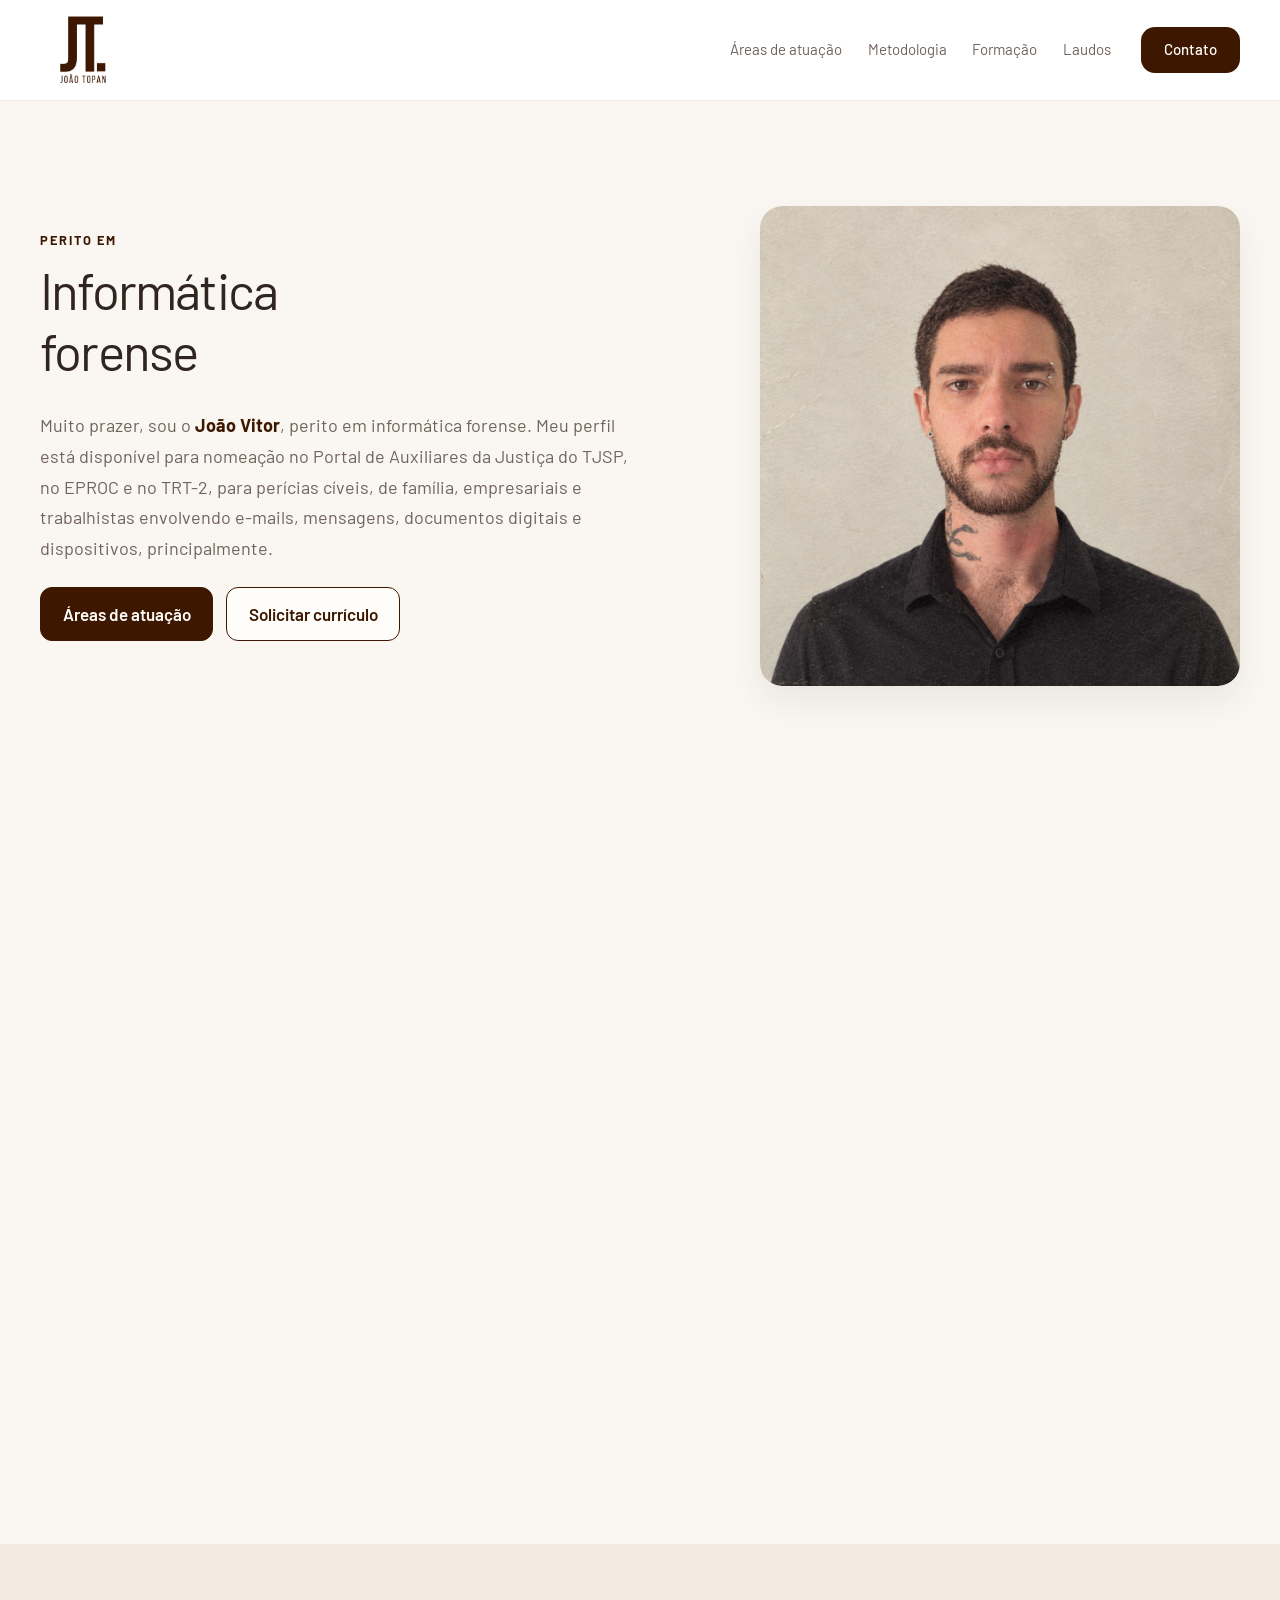
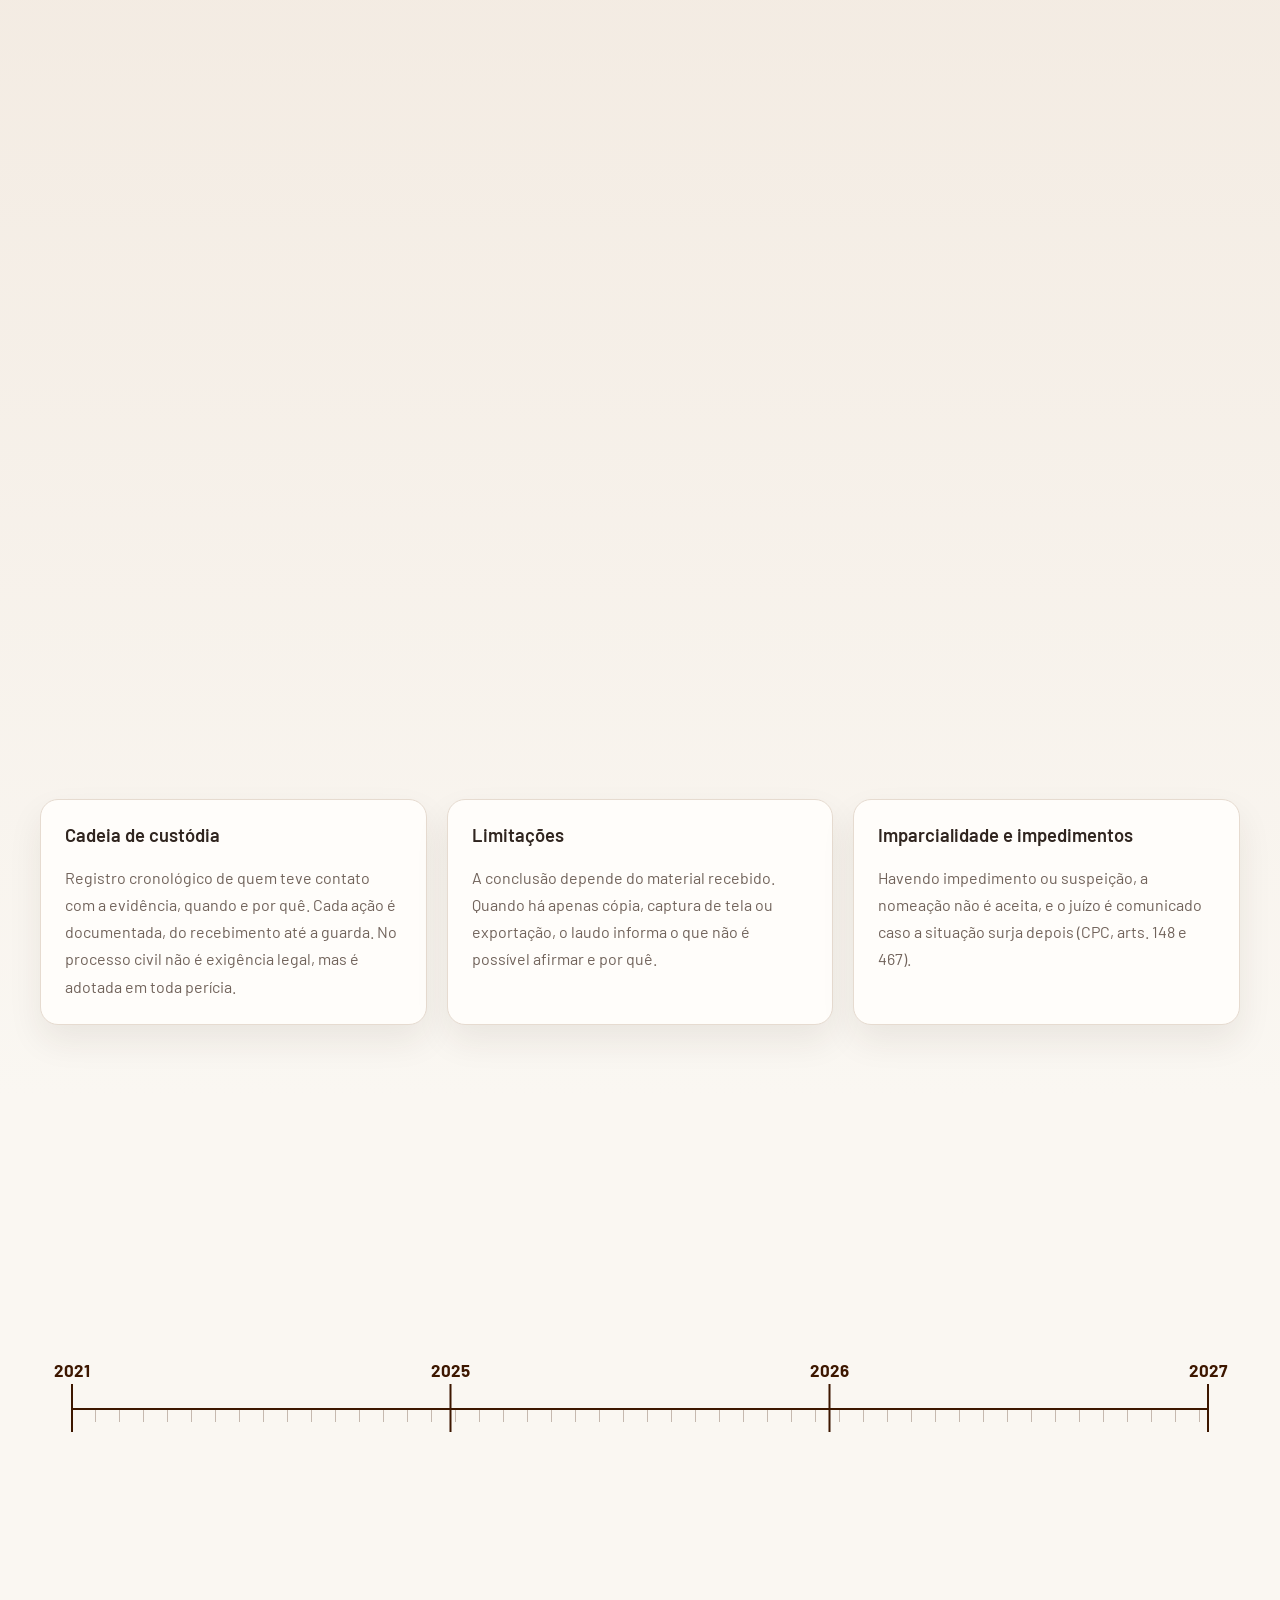
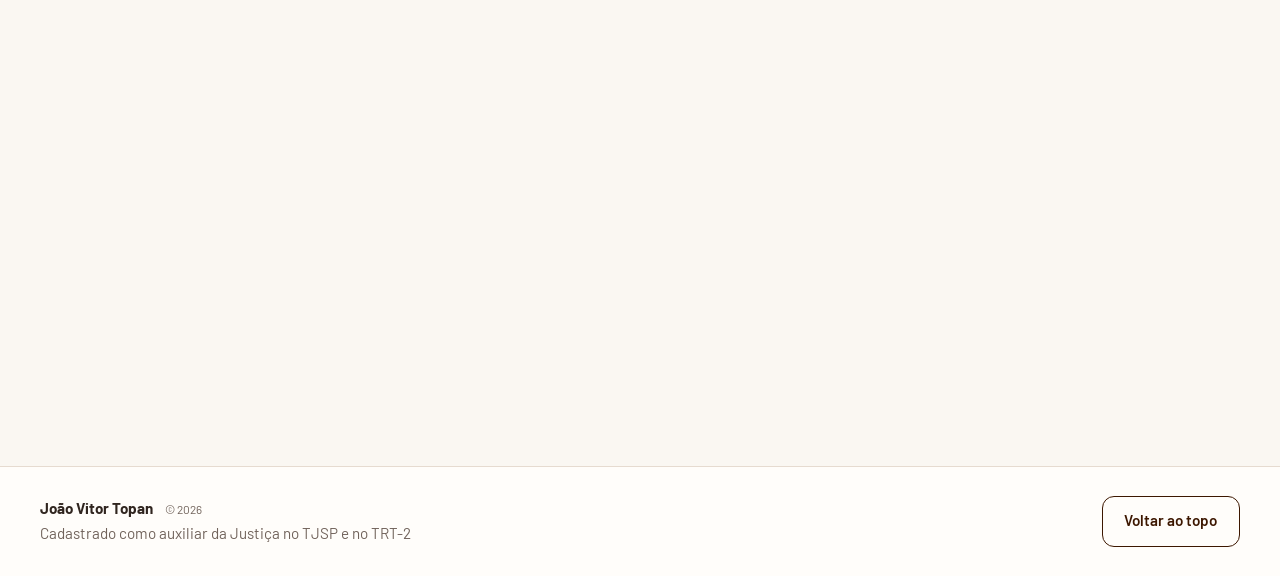
<file: index.html>
<!DOCTYPE html>
<html lang="pt-BR">
  <head>
    <meta charset="UTF-8" />
    <meta http-equiv="X-UA-Compatible" content="IE=edge" />
    <meta name="viewport" content="width=device-width, initial-scale=1.0" />
    <meta
      name="description"
      content="Perito em informática forense, cadastrado como auxiliar da Justiça no TJSP e no TRT-2. Áreas de atuação, metodologia, formação e laudos de exemplo."
    />
    <title>João Topan | Informática forense</title>
    <link rel="icon" href="assets/img/logo.png" type="image/png" />
    <link rel="preconnect" href="https://fonts.googleapis.com" />
    <link rel="preconnect" href="https://fonts.gstatic.com" crossorigin />
    <link
      href="https://fonts.googleapis.com/css2?family=Barlow:wght@300;400;500;600;700&display=swap"
      rel="stylesheet"
    />
    <link rel="stylesheet" href="css/style.css" />
  </head>
  <body>
    <header class="site-header">
      <nav class="navbar container" aria-label="Navegação principal">
        <a class="brand" href="#inicio" aria-label="Ir para início">
          <img src="assets/img/logo.png" alt="Logo João" height="86" width="86" />
        </a>

        <button
          class="nav-toggle"
          type="button"
          aria-controls="nav-menu"
          aria-expanded="false"
          aria-label="Abrir menu"
        >
          <span></span>
          <span></span>
          <span></span>
        </button>

        <div class="nav-menu" id="nav-menu">
          <a href="#areas">Áreas de atuação</a>
          <a href="#metodologia">Metodologia</a>
          <a href="#formacao">Formação</a>
          <a href="#laudos">Laudos</a>
          <a href="#contato">Contato</a>
        </div>
      </nav>
    </header>

    <main>
      <section class="hero container revelar" id="inicio">
        <div class="hero-copy">
          <p class="eyebrow">Perito em</p>
          <h1><span>Informática</span><span>forense</span></h1>
          <div class="lead-copy">
            <p>
              Muito prazer, sou o <strong>João Vitor</strong>, perito em informática forense. Meu perfil está disponível para nomeação no Portal de Auxiliares da Justiça do TJSP, no EPROC e no TRT-2, para perícias cíveis, de família, empresariais e trabalhistas envolvendo e-mails, mensagens, documentos digitais e dispositivos, principalmente.
            </p>
          </div>
          <div class="hero-actions">
            <a class="button button-primary" href="#areas">Áreas de atuação</a>
            <a class="button button-secondary" href="#contato">Solicitar currículo</a>
          </div>
        </div>

        <figure class="hero-photo-wrap">
          <img
            class="profile-photo"
            src="assets/img/hero_photo.png"
            alt="Retrato do perito João"
            width="720"
            height="720"
            loading="eager"
          />
        </figure>
      </section>

      <section class="section container" id="areas">
        <div class="section-heading centered revelar">
          <h2>Áreas de atuação</h2>
          <p>Perícias que costumam surgir em cada esfera.</p>
        </div>

        <div class="areas-carousel revelar" aria-label="Áreas de atuação">
          <div class="areas-orbit" aria-label="Selecione uma esfera de atuação">
            <div class="orbit-diagram">
              <span class="orbit-circle" aria-hidden="true"></span>
              <div class="orbit-nodes">
                <button class="orbit-node orbit-north" type="button" data-area-index="0" aria-label="Cível" aria-pressed="false">
                  <span class="orbit-icon"><img src="assets/img/civel.svg" alt="" /></span>
                </button>
                <button class="orbit-node orbit-east is-active" type="button" data-area-index="1" aria-label="Família e Sucessões" aria-pressed="true">
                  <span class="orbit-icon"><img src="assets/img/familia.svg" alt="" /></span>
                </button>
                <button class="orbit-node orbit-south" type="button" data-area-index="2" aria-label="Empresarial" aria-pressed="false">
                  <span class="orbit-icon"><img src="assets/img/empresarial.svg" alt="" /></span>
                </button>
                <button class="orbit-node orbit-west" type="button" data-area-index="3" aria-label="Trabalhista" aria-pressed="false">
                  <span class="orbit-icon"><img src="assets/img/trabalhista.svg" alt="" /></span>
                </button>
              </div>
            </div>
            <article class="orbit-detail" aria-live="polite"></article>
          </div>

          <div class="cards-grid" id="areas-track">
            <article class="area-card">
              <h3>Cível</h3>
              <ul>
                <li>Autenticidade de e-mails, mensagens e capturas de tela</li>
                <li>Contratos e assinaturas eletrônicas</li>
                <li>Metadados e histórico de edição de documentos</li>
                <li>Fraudes eletrônicas</li>
                <li>Propriedade intelectual de software</li>
              </ul>
            </article>

            <article class="area-card">
              <h3>Família e Sucessões</h3>
              <ul>
                <li>Mensagens, áudios e imagens, suspeita de manipulação</li>
                <li>Acesso indevido a dispositivos e contas</li>
                <li>Coleta de dados de fontes públicas (OSINT)</li>
              </ul>
            </article>

            <article class="area-card">
              <h3>Empresarial</h3>
              <ul>
                <li>Cópia ou saída indevida de arquivos e dados</li>
                <li>E-mails e comunicações corporativas</li>
                <li>Concorrência desleal ou violação de patente</li>
                <li>Incidentes de segurança e vazamento de dados</li>
              </ul>
            </article>

            <article class="area-card">
              <h3>Trabalhista</h3>
              <ul>
                <li>Registros de jornada em sistemas de ponto eletrônico</li>
                <li>Mensagens e e-mails corporativos</li>
                <li>Logs de acesso a sistemas</li>
                <li>Dispositivos fornecidos pela empresa</li>
              </ul>
            </article>
          </div>

          <div class="carousel-controls" aria-label="Navegação das áreas de atuação">
            <button type="button" class="carousel-button" data-carousel="previous" aria-label="Área anterior">Anterior</button>
            <div class="carousel-indicators" aria-label="Posição do carrossel"></div>
            <button type="button" class="carousel-button" data-carousel="next" aria-label="Próxima área">Próximo</button>
          </div>
        </div>
      </section>

      <section class="methodology section" id="metodologia">
        <div class="container">
          <div class="section-heading revelar">
            <h2>Metodologia pericial</h2>
          </div>

          <p class="methodology-intro revelar">
            A perícia segue, principalmente, as diretrizes da ABNT NBR ISO/IEC 27037:2013, que trata da identificação, coleta, aquisição e preservação de evidência digital, e os artigos 156 a 158 e 464 a 480 do Código de Processo Civil. Cada etapa é documentada, de modo que outro perito consiga repetir o trabalho e chegar ao mesmo resultado.
          </p>

          <div class="methodology-columns">
            <div class="methodology-list revelar">
              <h3>Etapas de manuseio da evidência digital</h3>
              <ol class="methodology-steps">
                <li><strong>Identificação</strong><p>Reconhecimento e documentação da potencial evidência, antes de qualquer exame.</p></li>
                <li><strong>Coleta</strong><p>Remoção do dispositivo para um ambiente controlado, quando aplicável.</p></li>
                <li><strong>Aquisição</strong><p>Cópia forense e verificação de integridade.</p></li>
                <li><strong>Preservação</strong><p>Guarda contra adulteração ou perda.</p></li>
              </ol>
            </div>
            <div class="methodology-list revelar">
              <h3>Princípios do processo pericial</h3>
              <ol class="methodology-steps">
                <li><strong>Auditabilidade</strong><p>Permite que um assistente independente ou outra parte autorizada avalie as atividades realizadas.</p></li>
                <li><strong>Repetibilidade</strong><p>Os mesmos procedimentos e instrumentos devem permitir alcançar os mesmos resultados.</p></li>
                <li><strong>Reprodutibilidade</strong><p>Os mesmos resultados devem ser obtidos com os mesmos métodos, ainda que com diferentes instrumentos.</p></li>
                <li><strong>Justificabilidade</strong><p>As decisões são justificadas como as melhores escolhas para obter toda a potencial evidência digital.</p></li>
              </ol>
            </div>
          </div>

          <div class="methodology-notes">
            <article class="methodology-note">
              <h3>Cadeia de custódia</h3>
              <p>Registro cronológico de quem teve contato com a evidência, quando e por quê. Cada ação é documentada, do recebimento até a guarda. No processo civil não é exigência legal, mas é adotada em toda perícia.</p>
            </article>
            <article class="methodology-note">
              <h3>Limitações</h3>
              <p>A conclusão depende do material recebido. Quando há apenas cópia, captura de tela ou exportação, o laudo informa o que não é possível afirmar e por quê.</p>
            </article>
            <article class="methodology-note">
              <h3>Imparcialidade e impedimentos</h3>
              <p>Havendo impedimento ou suspeição, a nomeação não é aceita, e o juízo é comunicado caso a situação surja depois (CPC, arts. 148 e 467).</p>
            </article>
          </div>
        </div>
      </section>

      <section class="section formation-section" id="formacao">
        <div class="container">
          <div class="section-heading centered revelar">
            <h2>Formação</h2>
          </div>

          <p class="formation-intro centered revelar">
            Antes da perícia, trabalhei por 4 anos como desenvolvedor de software destinado ao contencioso de ações cíveis e trabalhistas. Contei, até aqui, com professores excelentes e agradeço-lhes imensamente pelo aprendizado que, hoje, posso compartilhar aqui.
          </p>

          <div class="education-timeline" aria-label="Linha do tempo da formação">
            <div class="timeline-axis" aria-hidden="true">
              <span class="timeline-year year-2021">2021</span>
              <span class="timeline-year year-2025">2025</span>
              <span class="timeline-year year-2026">2026</span>
              <span class="timeline-year year-2027">2027</span>
            </div>
            <div class="timeline-entries">
              <article class="education-entry revelar">
                <img src="assets/img/usp.svg" alt="Logo da Universidade de São Paulo" />
                <h3>Universidade de São Paulo (USP)</h3>
                <p>Bacharelado em Sistemas de Informação</p>
              </article>
              <article class="education-entry revelar">
                <img src="assets/img/fiap.svg" alt="Logo da Faculdade de Informática e Administração Paulista" />
                <h3>Faculdade de Informática e Administração Paulista (FIAP)</h3>
                <p>MBA em Cibersegurança</p>
              </article>
              <article class="education-entry revelar">
                <img src="assets/img/afd.png" alt="Logo da Academia Forense Digital" />
                <h3>Academia Forense Digital (AFD)</h3>
                <p>Mais de 80 horas de treinamento forense na Academia Forense Digital (AFD), em andamento</p>
              </article>
            </div>
          </div>

          <div class="training-content revelar">
            <h3>Conteúdo dos treinamentos</h3>
            <ul class="training-list">
              <li><strong>Aquisição e preservação</strong><p>Cópia forense física e lógica, bloqueio de escrita, verificação por hash e aquisição de memória. Uso do FTK Imager.</p></li>
              <li><strong>Processamento e análise</strong><p>Autopsy, IPED e KAPE.</p></li>
              <li><strong>Sistemas e artefatos</strong><p>Windows, Linux e noções de macOS. Sistemas de arquivos FAT32 e NTFS, recuperação de dados, análise de linha de tempo e de máquinas virtuais.</p></li>
              <li><strong>Memória</strong><p>Análise com Volatility.</p></li>
              <li><strong>Dispositivos móveis</strong><p>Aquisição e análise de aparelhos Android e iOS. Uso do Cellebrite.</p></li>
              <li><strong>E-mails, nuvem e web</strong><p>Análise de e-mails, evidências em nuvem e em sites, metadados e pesquisa em fontes abertas (OSINT).</p></li>
              <li><strong>Redes</strong><p>Captura e interceptação de tráfego, análise de registros de equipamentos de rede e identificação de indicadores de comprometimento. Uso do Wireshark.</p></li>
              <li><strong>Malware</strong><p>Identificação por análise estática e dinâmica em ambiente isolado.</p></li>
            </ul>
          </div>
        </div>
      </section>

      <section class="section report-section" id="laudos">
        <div class="container">
          <div class="report-panel revelar">
            <div class="section-heading centered">
              <h2>Laudos de exemplo</h2>
            </div>
            <p class="report-intro">
              Os laudos abaixo são fictícios, elaborados a partir de informações simuladas, e não se referem a nenhum processo real. Servem para mostrar como estruturo a análise e respondo aos quesitos. O laudo empresarial foi baseado em um laboratório da plataforma <a href="https://cyberdefenders.org" target="_blank" rel="noopener noreferrer">CyberDefenders</a>.
            </p>
            <p class="report-line">
              Todos seguem a mesma estrutura: identificação, objeto da perícia, material examinado, metodologia, análise técnica, resposta aos quesitos, limitações e anexos.
            </p>
            <div class="report-actions" aria-label="Laudos de exemplo por esfera">
              <a class="button button-primary" href="assets/pdf/laudo_civel.pdf" target="_blank" rel="noopener noreferrer">Cível</a>
              <a class="button button-primary" href="assets/pdf/laudo_familia.pdf" target="_blank" rel="noopener noreferrer">Família e Sucessões</a>
              <a class="button button-primary" href="assets/img/laudo_exemplo.pdf" target="_blank" rel="noopener noreferrer">Empresarial</a>
              <a class="button button-primary" href="assets/pdf/laudo_trabalhista.pdf" target="_blank" rel="noopener noreferrer">Trabalhista</a>
            </div>
          </div>
        </div>
      </section>

      <section class="section contact-section" id="contato">
        <div class="container">
          <div class="contact-layout">
            <div class="contact-copy revelar">
              <h2>Entre em contato</h2>
              <p>
                Para receber meu currículo completo, envie uma mensagem pelo formulário abaixo. Fico à disposição para dúvidas técnicas, solicitações de materiais ou comentários sobre metodologias.
              </p>
            </div>

            <form
              class="contact-form revelar"
              action="https://api.web3forms.com/submit"
              method="POST"
              novalidate
            >
              <input
                id="access_key"
                name="access_key"
                type="hidden"
                value="1258c969-a3c2-465f-bd9d-c2bee5d01f5f"
              />
              <div class="field-group">
                <label for="name">Nome</label>
                <input id="name" name="name" type="text" required />
              </div>

              <div class="field-group">
                <label for="email">E-mail</label>
                <input id="email" name="email" type="email" required />
              </div>

              <div class="field-group">
                <label for="subject">Assunto</label>
                <input id="subject" name="subject" type="text" required />
              </div>

              <div class="field-group">
                <label for="message">Mensagem</label>
                <textarea id="message" name="message" rows="5" required></textarea>
              </div>

              <button type="submit">Enviar</button>
              <p id="form-status" class="form-status" aria-live="polite"></p>
            </form>
          </div>
        </div>
      </section>
    </main>

    <footer class="site-footer" id="topo">
      <div class="container footer-grid">
        <div class="footer-identity">
          <p class="footer-title">João Vitor Topan <span>© <span id="current-year"></span></span></p>
          <p>Cadastrado como auxiliar da Justiça no TJSP e no TRT-2</p>
        </div>
        <a class="button button-secondary footer-top-link" href="#inicio">Voltar ao topo</a>
      </div>
    </footer>

    <script src="js/main.js"></script>
  </body>
</html>
</file>
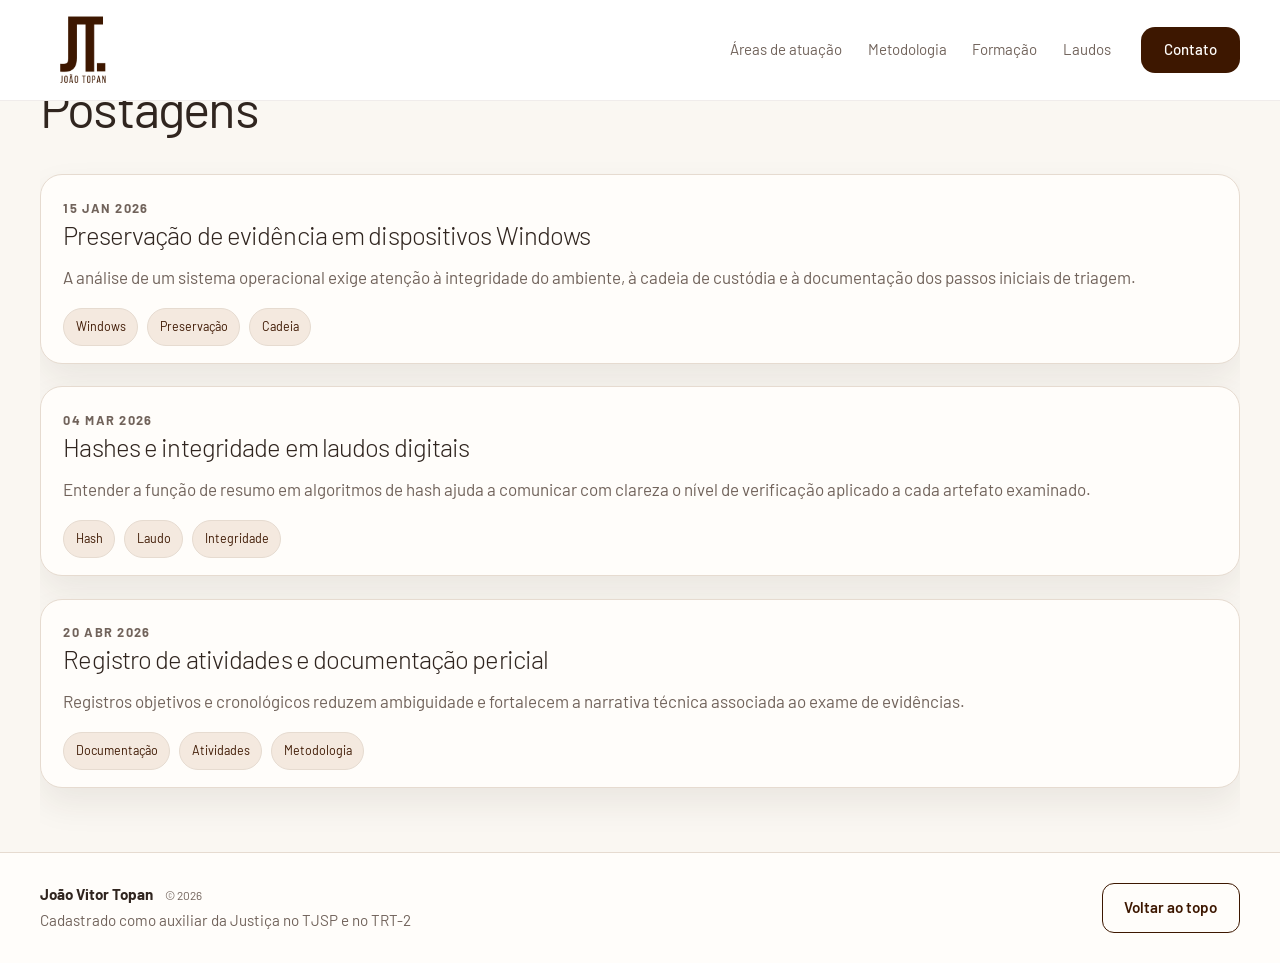
<file: posts.html>
<!DOCTYPE html>
<html lang="pt-BR">
  <head>
    <meta charset="UTF-8" />
    <meta http-equiv="X-UA-Compatible" content="IE=edge" />
    <meta name="viewport" content="width=device-width, initial-scale=1.0" />
    <meta
      name="description"
      content="Postagens sobre perícia digital, cadeia de custódia, laudos e análises de evidências."
    />
    <title>Postagens | João</title>
    <link rel="icon" href="assets/img/logo.png" type="image/png" />
    <link rel="preconnect" href="https://fonts.googleapis.com" />
    <link rel="preconnect" href="https://fonts.gstatic.com" crossorigin />
    <link
      href="https://fonts.googleapis.com/css2?family=Barlow:wght@300;400;500;600;700&display=swap"
      rel="stylesheet"
    />
    <link rel="stylesheet" href="css/style.css" />
  </head>
  <body>
    <header class="site-header">
      <nav class="navbar container" aria-label="Navegação principal">
        <a class="brand" href="index.html" aria-label="Voltar para a página inicial">
          <img src="assets/img/logo.png" alt="Logo João" height="86" width="86" />
        </a>

        <button
          class="nav-toggle"
          type="button"
          aria-controls="nav-menu"
          aria-expanded="false"
          aria-label="Abrir menu"
        >
          <span></span>
          <span></span>
          <span></span>
        </button>

        <div class="nav-menu" id="nav-menu">
          <a href="index.html#areas">Áreas de atuação</a>
          <a href="index.html#metodologia">Metodologia</a>
          <a href="index.html#formacao">Formação</a>
          <a href="index.html#laudos">Laudos</a>
          <a href="index.html#contato">Contato</a>
        </div>
      </nav>
    </header>

    <main class="container posts-page">
      <header class="page-header revelar">
        <p class="eyebrow">Arquivos</p>
        <h1>Postagens</h1>
      </header>

      <section class="post-list" aria-label="Lista de postagens">
        <article class="post-card revelar">
          <p class="post-date">15 jan 2026</p>
          <h2>Preservação de evidência em dispositivos Windows</h2>
          <p>
            A análise de um sistema operacional exige atenção à integridade do ambiente, à cadeia de
            custódia e à documentação dos passos iniciais de triagem.
          </p>
          <div class="case-tags">
            <span>Windows</span>
            <span>Preservação</span>
            <span>Cadeia</span>
          </div>
        </article>

        <article class="post-card revelar">
          <p class="post-date">04 mar 2026</p>
          <h2>Hashes e integridade em laudos digitais</h2>
          <p>
            Entender a função de resumo em algoritmos de hash ajuda a comunicar com clareza o nível de
            verificação aplicado a cada artefato examinado.
          </p>
          <div class="case-tags">
            <span>Hash</span>
            <span>Laudo</span>
            <span>Integridade</span>
          </div>
        </article>

        <article class="post-card revelar">
          <p class="post-date">20 abr 2026</p>
          <h2>Registro de atividades e documentação pericial</h2>
          <p>
            Registros objetivos e cronológicos reduzem ambiguidade e fortalecem a narrativa técnica
            associada ao exame de evidências.
          </p>
          <div class="case-tags">
            <span>Documentação</span>
            <span>Atividades</span>
            <span>Metodologia</span>
          </div>
        </article>
      </section>
    </main>

    <footer class="site-footer">
      <div class="container footer-grid">
        <div class="footer-identity">
          <p class="footer-title">João Vitor Topan <span>© <span id="current-year"></span></span></p>
          <p>Cadastrado como auxiliar da Justiça no TJSP e no TRT-2</p>
        </div>
        <a class="button button-secondary footer-top-link" href="index.html#inicio">Voltar ao topo</a>
      </div>
    </footer>

    <script src="js/main.js"></script>
  </body>
</html>
</file>
<file: css/style.css>
:root {
  --bg: #faf7f2;
  --surface: #fffdfa;
  --surface-alt: #f5f0e9;
  --text: #30251f;
  --muted: #71635b;
  --border: #e6dbd0;
  --brand: #3d1700;
  --brand-soft: #f4e9df;
  --brand-rgb: 61, 23, 0;
  --shadow: 0 16px 34px rgba(52, 33, 22, 0.08);
  --radius: 22px;
  --radius-md: 18px;
  --navbar-height: 100px;
  --font-body: "Barlow", "Segoe UI", sans-serif;
  --font-heading: "Barlow", "Segoe UI", sans-serif;
}

* { box-sizing: border-box; }

html {
  scroll-behavior: smooth;
  scroll-padding-top: 112px;
  overflow-x: hidden;
}

body {
  margin: 0;
  overflow-x: hidden;
  font-family: var(--font-body);
  font-size: 1.0625rem;
  background: var(--bg);
  color: var(--text);
  line-height: 1.7;
  text-rendering: optimizeLegibility;
  -webkit-font-smoothing: antialiased;
}

img { display: block; max-width: 100%; height: auto; }
a { color: inherit; text-decoration: none; }
button, input, textarea { font: inherit; }
button, a { -webkit-tap-highlight-color: transparent; }

.container {
  width: min(1200px, calc(100% - 48px));
  margin: 0 auto;
}

.site-header {
  position: fixed;
  top: 0;
  right: 0;
  left: 0;
  z-index: 20;
  background: #fff;
  border-bottom: 1px solid rgba(var(--brand-rgb), 0.08);
}

.navbar {
  display: flex;
  align-items: center;
  justify-content: space-between;
  min-height: 100px;
  position: relative;
}

.brand { display: inline-flex; align-items: center; justify-content: center; }
.brand img { width: 86px; height: 86px; object-fit: contain; }

.nav-menu {
  display: flex;
  align-items: center;
  gap: clamp(1.1rem, 2vw, 2rem);
  font-size: 0.94rem;
  color: var(--muted);
}

.nav-menu a {
  position: relative;
  padding: 0.45rem 0;
  white-space: nowrap;
}

.nav-menu a:last-child {
  min-height: 46px;
  display: inline-flex;
  align-items: center;
  margin-left: 0.25rem;
  padding: 0 1.45rem;
  border-radius: 14px;
  background: var(--brand);
  color: #fffdfa;
  font-weight: 500;
}

.nav-menu a::after {
  content: "";
  position: absolute;
  left: 0;
  bottom: -0.2rem;
  width: 100%;
  height: 2px;
  background: var(--brand);
  transform: scaleX(0);
  transform-origin: left center;
  transition: transform 0.2s ease;
}

.nav-menu a:hover::after,
.nav-menu a:focus-visible::after { transform: scaleX(1); }
.nav-menu a:last-child::after { content: none; }

.nav-toggle {
  display: none;
  width: 46px;
  height: 46px;
  border: 1px solid var(--border);
  background: var(--surface);
  border-radius: 12px;
  padding: 0.7rem 0.6rem;
  cursor: pointer;
}

.nav-toggle span {
  display: block;
  width: 100%;
  height: 2px;
  background: var(--text);
  margin: 0.24rem 0;
  border-radius: 999px;
}

main {
  overflow-x: clip;
  padding-top: var(--navbar-height);
}
section { position: relative; }

.hero {
  display: grid;
  grid-template-columns: 1.1fr 0.9fr;
  align-items: center;
  gap: 2.5rem;
  min-height: 75vh;
  padding: 3rem 0 2rem;
}

.eyebrow {
  margin: 0 0 0.45rem;
  color: var(--brand);
  font-size: 0.8rem;
  font-weight: 700;
  letter-spacing: 0.12rem;
  text-transform: uppercase;
}

h1, h2, h3 {
  color: var(--text);
  line-height: 1.2;
  margin: 0;
  font-weight: 500;
}

h1, h2 {
  font-family: var(--font-heading);
  font-weight: 300;
  letter-spacing: -0.035em;
}

h1 {
  font-size: clamp(2.9rem, 4vw, 5rem);
  font-weight: 400;
  margin-bottom: 1.8rem;
}
h1 span { display: block; }

h2 {
  font-size: clamp(2.2rem, 3.2vw, 3.25rem);
  margin-bottom: 0.8rem;
}

.hero-copy { max-width: 610px; margin-top: -1.25rem; }
.lead-copy p {
  margin: 0 0 1.5rem;
  color: var(--muted);
  font-size: 1.125rem;
}
.lead-copy strong { color: var(--brand); }

.hero-actions,
.report-actions {
  display: flex;
  flex-wrap: wrap;
  gap: 0.8rem;
}

.button {
  display: inline-flex;
  align-items: center;
  justify-content: center;
  min-height: 48px;
  padding: 0.72rem 1.35rem;
  border: 1px solid var(--brand);
  border-radius: 12px;
  font-weight: 600;
  transition: background 0.2s ease, color 0.2s ease, transform 0.2s ease;
}

.button:hover, .button:focus-visible { transform: translateY(-2px); }
.button-primary { background: var(--brand); color: #fffdfa; }
.button-secondary { background: var(--surface); color: var(--brand); }

.hero-photo-wrap {
  margin: 0;
  justify-self: end;
  width: min(100%, 480px);
  border-radius: var(--radius);
  overflow: hidden;
  background: linear-gradient(135deg, #f3ebe2, #e8d8ca);
  box-shadow: var(--shadow);
}

.profile-photo {
  width: 100%;
  aspect-ratio: 1 / 1;
  object-fit: cover;
  border-radius: var(--radius);
}

.section { padding: 4.5rem 0; }
.section-heading { margin-bottom: 2rem; }
.section-heading.centered { text-align: center; }
.section-heading > p { margin: 0; color: var(--muted); }
#areas.section { padding-bottom: 6.5rem; }

.cards-grid {
  display: none;
}

.area-card,
.contact-form {
  background: var(--surface);
  border: 1px solid var(--border);
  border-radius: var(--radius-md);
  box-shadow: var(--shadow);
}

.area-card {
  min-height: 300px;
  padding: 1.35rem 1.25rem;
  font-size: 1.125rem;
  transition: transform 0.2s ease, box-shadow 0.2s ease;
}

.area-card:hover {
  transform: translateY(-4px);
  box-shadow: 0 20px 32px rgba(52, 33, 22, 0.1);
}

.area-card h3, .formation-card h3, .methodology-note h3 {
  font-size: 1.15rem;
  margin-bottom: 1.1rem;
}

.area-card h3 { text-align: center; }
.area-card ul, .training-content ul {
  margin: 0;
  padding-left: 1.15rem;
  color: var(--muted);
}

.area-card li, .training-content li { margin-bottom: 0.6rem; }
.area-card li:last-child, .training-content li:last-child { margin-bottom: 0; }
.carousel-controls { display: none; }

.areas-orbit {
  display: grid;
  grid-template-columns: minmax(360px, 0.9fr) minmax(0, 1.1fr);
  gap: clamp(2rem, 6vw, 5rem);
  align-items: center;
  min-height: 470px;
}

.orbit-diagram {
  position: relative;
  width: min(100%, 470px);
  aspect-ratio: 1;
  justify-self: start;
}

.orbit-circle {
  position: absolute;
  inset: 12%;
  border: 1px solid rgba(var(--brand-rgb), 0.2);
  border-radius: 50%;
}

.orbit-nodes {
  position: absolute;
  inset: 0;
  transform: rotate(var(--orbit-rotation, 0deg));
  transition: transform 0.68s cubic-bezier(0.22, 0.72, 0.25, 1);
}

.orbit-node {
  position: absolute;
  z-index: 1;
  display: grid;
  place-items: center;
  width: 82px;
  height: 82px;
  padding: 1.2rem;
  border: 1px solid rgba(var(--brand-rgb), 0.24);
  border-radius: 50%;
  background: var(--surface);
  box-shadow: 0 8px 20px rgba(52, 33, 22, 0.08);
  cursor: pointer;
  transform: translate(-50%, -50%);
  transition: border-width 0.2s ease, box-shadow 0.2s ease, background 0.2s ease;
}

.orbit-icon {
  display: grid;
  place-items: center;
  width: 100%;
  height: 100%;
  transform: rotate(var(--orbit-counter-rotation, 0deg));
  transition: transform 0.68s cubic-bezier(0.22, 0.72, 0.25, 1);
}

.orbit-node img { width: 100%; height: 100%; object-fit: contain; }
.orbit-node:hover, .orbit-node:focus-visible { box-shadow: 0 10px 24px rgba(52, 33, 22, 0.15); }
.orbit-node.is-active { border: 3px solid var(--brand); background: #fff; }
.orbit-north { top: 12%; left: 50%; }
.orbit-east { top: 50%; left: 88%; }
.orbit-south { top: 88%; left: 50%; }
.orbit-west { top: 50%; left: 12%; }

.areas-carousel.visivel .orbit-circle { animation: orbit-appear 0.55s ease both; }
.areas-carousel.visivel .orbit-node { animation: orbit-node-appear 0.36s ease both; }
.areas-carousel.visivel .orbit-north { animation-delay: 0.18s; }
.areas-carousel.visivel .orbit-east { animation-delay: 0.36s; }
.areas-carousel.visivel .orbit-south { animation-delay: 0.54s; }
.areas-carousel.visivel .orbit-west { animation-delay: 0.72s; }

@keyframes orbit-appear {
  from { opacity: 0; transform: scale(0.82); }
  to { opacity: 1; transform: scale(1); }
}

@keyframes orbit-node-appear {
  from { opacity: 0; transform: translate(-50%, -50%) scale(0.45); }
  to { opacity: 1; transform: translate(-50%, -50%) scale(1); }
}

.orbit-detail {
  display: grid;
  grid-template-rows: 2.6em auto;
  row-gap: 2rem;
  align-self: center;
  min-height: 340px;
  max-width: 560px;
}

.orbit-detail h3 { margin: 0; font-size: clamp(1.6rem, 2.2vw, 2.1rem); }
.orbit-detail ul { margin: 0; padding-left: 1.2rem; color: var(--muted); font-size: 1.15rem; }
.orbit-detail li { margin: 0 0 0.8rem; }

.methodology {
  background: linear-gradient(180deg, #f3ebe2, #faf7f2);
  padding: 4.5rem 0;
}

.methodology-intro {
  max-width: 860px;
  margin: 0 0 2.75rem;
  color: var(--muted);
  font-size: 1.125rem;
  line-height: 1.65;
  text-align: left;
}

.methodology-columns {
  display: grid;
  grid-template-columns: repeat(2, minmax(0, 1fr));
  gap: clamp(2rem, 5vw, 5rem);
  margin-bottom: 4rem;
}

.methodology-list h3 { max-width: 440px; margin-bottom: 1.4rem; font-size: 1.4rem; }
.methodology-list:nth-child(2) { text-align: right; }
.methodology-list:nth-child(2) h3 { margin-left: auto; }
.methodology-steps {
  position: relative;
  list-style: none;
  margin: 0;
  padding: 0 0 0 1.7rem;
}

.methodology-steps::before {
  content: "";
  position: absolute;
  top: 0.4rem;
  bottom: 1.1rem;
  left: 5px;
  width: 1px;
  background: rgba(var(--brand-rgb), 0.25);
}

.methodology-steps li { position: relative; margin-bottom: 1.35rem; }
.methodology-steps li:last-child { margin-bottom: 0; }
.methodology-steps li::before {
  content: "";
  position: absolute;
  left: -1.7rem;
  top: 0.45rem;
  width: 11px;
  height: 11px;
  border-radius: 50%;
  background: var(--brand);
  box-shadow: 0 0 0 4px #f3ebe2;
}

.methodology-list:nth-child(2) .methodology-steps { padding: 0 1.7rem 0 0; }
.methodology-list:nth-child(2) .methodology-steps::before { right: 5px; left: auto; }
.methodology-list:nth-child(2) .methodology-steps li::before { right: -1.7rem; left: auto; }

.methodology-steps strong { display: block; margin-bottom: 0.2rem; font-size: 1.08rem; }
.methodology-steps p { margin: 0; color: var(--muted); }

.methodology-notes {
  display: grid;
  grid-template-columns: repeat(3, minmax(0, 1fr));
  gap: 1.25rem;
}

.methodology-note {
  padding: 1.5rem;
  border: 1px solid var(--border);
  border-radius: var(--radius-md);
  background: var(--surface);
  box-shadow: var(--shadow);
  color: var(--muted);
  font-size: 1rem;
}

.methodology-note h3 { color: var(--text); font-weight: 600; }
.methodology-note p { margin: 0; }

.formation-intro {
  max-width: 950px;
  margin: 0 auto 3rem;
  color: var(--muted);
  text-align: center;
}

.education-timeline {
  margin: 2rem 0 4rem;
}

.timeline-axis {
  position: relative;
  height: 76px;
  margin: 0 2rem 1.4rem;
  background:
    repeating-linear-gradient(90deg, transparent 0 23px, rgba(var(--brand-rgb), 0.28) 23px 24px),
    linear-gradient(90deg, var(--brand), var(--brand));
  background-size: 100% 14px, 100% 2px;
  background-repeat: no-repeat;
  background-position: center 52px;
}

.timeline-year {
  position: absolute;
  top: 0;
  z-index: 1;
  display: grid;
  place-items: center;
  width: auto;
  height: auto;
  padding: 0 0.25rem;
  background: var(--bg);
  color: var(--brand);
  font-weight: 700;
  transform: translateX(-50%);
}

.timeline-year::before {
  content: "";
  position: absolute;
  top: 28px;
  left: 50%;
  height: 48px;
  border-left: 2px solid var(--brand);
  transform: translateX(-50%);
  z-index: -1;
}

.year-2021 { left: 0; }
.year-2025 { left: 33.333%; }
.year-2026 { left: 66.667%; }
.year-2027 { left: 100%; }

.timeline-entries {
  display: grid;
  grid-template-columns: repeat(3, minmax(0, 1fr));
  gap: 1.5rem;
}

.education-timeline .education-entry {
  min-width: 0;
  display: flex;
  flex-direction: column;
  align-items: center;
  text-align: center;
  padding: 0 1rem;
}

.education-entry:nth-child(2) { transition-delay: 0.15s; }
.education-entry:nth-child(3) { transition-delay: 0.3s; }

.education-entry img {
  width: 130px;
  height: 82px;
  object-fit: contain;
  margin: 0.5rem 0 1rem;
}

.education-entry h3 { max-width: 330px; font-size: 1.2rem; font-weight: 600; }
.education-entry p { max-width: 330px; margin: 0.55rem 0 0; color: var(--muted); }

.training-content { margin-top: 2rem; }
.training-content > h3 { font-size: 1.4rem; margin-bottom: 1rem; }
.training-content strong { color: var(--text); }
.training-list {
  display: grid;
  grid-template-columns: repeat(4, minmax(0, 1fr));
  gap: 1rem;
  list-style: none;
  margin: 0;
  padding: 0 !important;
}

.training-list li {
  min-height: 150px;
  margin: 0;
  padding: 1rem;
  border: 1px solid var(--border);
  border-radius: var(--radius-md);
  background: var(--surface);
}

.training-list li::before { content: none; }
.training-list li strong { display: block; margin-bottom: 0.3rem; }
.training-list li p { margin: 0; color: var(--muted); font-size: 0.98rem; line-height: 1.5; }

.report-panel {
  padding: clamp(1.5rem, 4vw, 3.5rem);
  border: 1px solid rgba(255, 255, 255, 0.12);
  border-radius: var(--radius);
  background: var(--brand);
  box-shadow: 0 24px 48px rgba(var(--brand-rgb), 0.18);
  color: #fffdfa;
}

.report-panel h2 { color: #fffdfa; }
.report-panel .report-intro,
.report-panel .report-line { color: rgba(255, 253, 250, 0.82); }
.report-panel .report-intro a { color: #fffdfa; }
.report-panel .button-primary {
  border-color: #fffdfa;
  background: #fffdfa;
  color: var(--brand);
}
.report-panel .button-primary:hover,
.report-panel .button-primary:focus-visible { background: var(--brand-soft); }

.report-intro, .report-line {
  max-width: 900px;
  margin: 0 auto 1rem;
  color: var(--muted);
  text-align: center;
}

.report-intro a {
  color: var(--brand);
  text-decoration: underline;
  text-underline-offset: 0.15em;
}

.report-actions { justify-content: center; margin-top: 1.8rem; }

.contact-layout {
  display: grid;
  grid-template-columns: 0.85fr 1.15fr;
  gap: 2rem;
  align-items: start;
}

.contact-copy { padding-top: 1rem; }
.contact-copy p { color: var(--muted); max-width: 420px; }

.contact-form {
  padding: 1.5rem;
  display: grid;
  gap: 1rem;
}

.field-group label {
  display: block;
  margin-bottom: 0.4rem;
  font-size: 0.9rem;
  color: var(--muted);
  font-weight: 600;
}

input, textarea {
  width: 100%;
  border: 1px solid var(--border);
  border-radius: 12px;
  background: var(--surface-alt);
  padding: 0.8rem 0.9rem;
  color: var(--text);
  resize: vertical;
}

textarea { min-height: 150px; }

input:focus, textarea:focus, button:focus-visible, a:focus-visible {
  outline: 2px solid rgba(var(--brand-rgb), 0.35);
  outline-offset: 3px;
}

button[type="submit"] {
  width: fit-content;
  background: var(--brand);
  color: #fff;
  border: none;
  border-radius: 12px;
  padding: 0.85rem 1.5rem;
  font-weight: 700;
  cursor: pointer;
  transition: filter 0.2s ease, transform 0.2s ease;
}

button[type="submit"]:hover { filter: brightness(1.04); }
button[type="submit"]:disabled { opacity: 0.7; cursor: wait; }
.form-status { margin: 0; min-height: 1.4rem; font-size: 0.92rem; color: var(--muted); }
.form-status.success { color: #0f6b4c; }
.form-status.error { color: #8a2c2c; }

.site-footer {
  background: var(--surface);
  border-top: 1px solid var(--border);
  padding: 1.8rem 0;
}

.footer-grid {
  display: grid;
  grid-template-columns: 1fr auto;
  align-items: center;
  gap: 1.5rem;
  color: var(--muted);
  font-size: 0.95rem;
}

.footer-grid p { margin: 0; }
.footer-title { color: var(--text); font-weight: 700; }
.footer-title > span {
  margin-left: 0.55rem;
  color: var(--muted);
  font-size: 0.78em;
  font-weight: 400;
}
.footer-top-link { color: var(--brand); font-weight: 600; }

.revelar {
  opacity: 0;
  transform: translateY(24px);
  transition: opacity 0.7s ease, transform 0.7s ease;
}

.revelar.visivel { opacity: 1; transform: translateY(0); }

.posts-page { padding-top: 3rem; padding-bottom: 4rem; }
.page-header { margin-bottom: 2.25rem; }
.post-list { display: grid; gap: 1.4rem; }
.post-card {
  background: var(--surface);
  border: 1px solid var(--border);
  border-radius: var(--radius);
  box-shadow: var(--shadow);
  padding: 1.4rem 1.4rem 1.1rem;
}
.post-date {
  margin: 0 0 0.8rem;
  font-size: 0.8rem;
  font-weight: 700;
  text-transform: uppercase;
  letter-spacing: 0.08rem;
  color: var(--muted);
}
.post-card h2 {
  font-size: clamp(1.5rem, 2vw, 2rem);
  margin-bottom: 0.8rem;
}
.post-card p { margin: 0; color: var(--muted); }
.case-tags {
  display: flex;
  flex-wrap: wrap;
  gap: 0.6rem;
  margin-top: 1rem;
}
.case-tags span {
  display: inline-flex;
  align-items: center;
  padding: 0.45rem 0.7rem;
  border-radius: 999px;
  background: var(--brand-soft);
  border: 1px solid var(--border);
  font-size: 0.78rem;
  color: var(--brand);
}

@media (max-width: 900px) {
  :root { --navbar-height: 78px; }
  .navbar { min-height: 78px; }
  .brand img { width: 60px; height: 60px; }
  .nav-toggle { display: block; }

  .nav-menu {
    position: absolute;
    top: calc(100% + 0.5rem);
    right: 14px;
    left: 14px;
    display: none;
    flex-direction: column;
    align-items: flex-start;
    background: rgba(255, 255, 255, 0.96);
    border: 1px solid var(--border);
    border-radius: 16px;
    padding: 1rem 1.2rem;
    box-shadow: var(--shadow);
  }

  .nav-menu.open { display: flex; }
  .nav-menu a:last-child {
    align-self: stretch;
    min-height: 46px;
    margin-top: 0.25rem;
    padding: 0 1rem;
  }

  .hero, .contact-layout { grid-template-columns: 1fr; }
  .hero { padding-top: 3rem; }
  .hero-photo-wrap { justify-self: center; width: min(100%, 420px); }

  .areas-carousel { min-width: 0; }
  .areas-orbit { display: none; }
  #areas-track {
    display: grid;
    width: 100%;
    grid-auto-flow: column;
    grid-auto-columns: min(82%, 340px);
    grid-template-columns: none;
    overflow-x: auto;
    overscroll-behavior-inline: contain;
    scroll-snap-type: x mandatory;
    scrollbar-width: thin;
    padding: 0.25rem 0 1.25rem;
  }

  .training-list { grid-template-columns: repeat(2, minmax(0, 1fr)); }
  .area-card { min-height: 300px; scroll-snap-align: start; }

  .carousel-controls {
    display: grid;
    grid-template-columns: auto 1fr auto;
    align-items: center;
    gap: 0.8rem;
  }

  .carousel-button {
    min-height: 44px;
    border: 1px solid var(--border);
    border-radius: 12px;
    background: var(--surface);
    color: var(--text);
    cursor: pointer;
  }

  .carousel-button:disabled { opacity: 0.45; cursor: default; }
  .carousel-indicators { display: flex; justify-content: center; gap: 0.45rem; }
  .carousel-indicator {
    width: 10px;
    height: 10px;
    padding: 0;
    border: 0;
    border-radius: 50%;
    background: var(--border);
    cursor: pointer;
  }
  .carousel-indicator.is-active { background: var(--brand); }

  .footer-grid { grid-template-columns: 1fr auto; }
}

@media (max-width: 600px) {
  .container { width: min(100% - 28px, 980px); }
  .hero { min-height: auto; padding-top: 2.75rem; }
  .section { padding: 3.4rem 0; }
  #areas.section { padding-bottom: 5rem; }
  .methodology { padding: 3.4rem 0; }
  .methodology-columns { grid-template-columns: 1fr; gap: 2rem; }
  .methodology-list:nth-child(2) { text-align: left; }
  .methodology-list:nth-child(2) h3 { margin-left: 0; }
  .methodology-list:nth-child(2) .methodology-steps { padding: 0 0 0 1.7rem; }
  .methodology-list:nth-child(2) .methodology-steps::before { right: auto; left: 5px; }
  .methodology-list:nth-child(2) .methodology-steps li::before { right: auto; left: -1.7rem; }
  .methodology-notes { grid-template-columns: 1fr; }
  .area-card { min-height: 300px; }
  .contact-form { padding: 1rem; }
  .footer-grid { grid-template-columns: 1fr; }
}

@media (max-width: 700px) {
  .education-timeline {
    margin: 1.5rem 0 3rem;
  }

  .timeline-axis { display: none; }
  .timeline-entries {
    display: grid;
    grid-template-columns: 1fr;
    gap: 2rem;
    padding-left: 1.7rem;
    border-left: 1px solid rgba(var(--brand-rgb), 0.25);
  }

  .education-timeline .education-entry {
    position: relative;
    display: grid;
    grid-template-columns: 76px minmax(0, 1fr);
    grid-template-areas:
      "logo title"
      "logo description";
    gap: 0.2rem 0.9rem;
    align-items: center;
    padding: 0;
    text-align: left;
  }

  .education-entry::before {
    position: absolute;
    left: -2.05rem;
    top: 0.15rem;
    color: var(--brand);
    font-weight: 700;
    background: var(--bg);
    padding: 0 0.2rem;
  }
  .education-entry:nth-child(1)::before { content: "2021–2025"; }
  .education-entry:nth-child(2)::before { content: "2025–2026"; }
  .education-entry:nth-child(3)::before { content: "2026–2027"; }
  .education-entry::after {
    content: "";
    position: absolute;
    left: -2.05rem;
    top: 1.55rem;
    width: 7px;
    height: 7px;
    border-radius: 50%;
    background: var(--brand);
    transform: translateX(1px);
  }

  .education-entry img {
    grid-area: logo;
    width: 76px;
    height: 76px;
    margin: 0.3rem 0 0;
    background: var(--bg);
  }
  .education-entry h3 {
    grid-area: title;
    max-width: none;
    font-size: 1.1rem;
  }
  .education-entry p {
    grid-area: description;
    max-width: none;
    margin: 0.25rem 0 0;
  }

  .footer-grid { align-items: start; }
}

@media (max-width: 480px) {
  .training-list { grid-template-columns: 1fr; }
}

@media (prefers-reduced-motion: reduce) {
  html { scroll-behavior: auto; }
  *, *::before, *::after {
    animation: none !important;
    transition: none !important;
  }
  .revelar, .revelar.visivel { opacity: 1; transform: none; }
}
</file>
